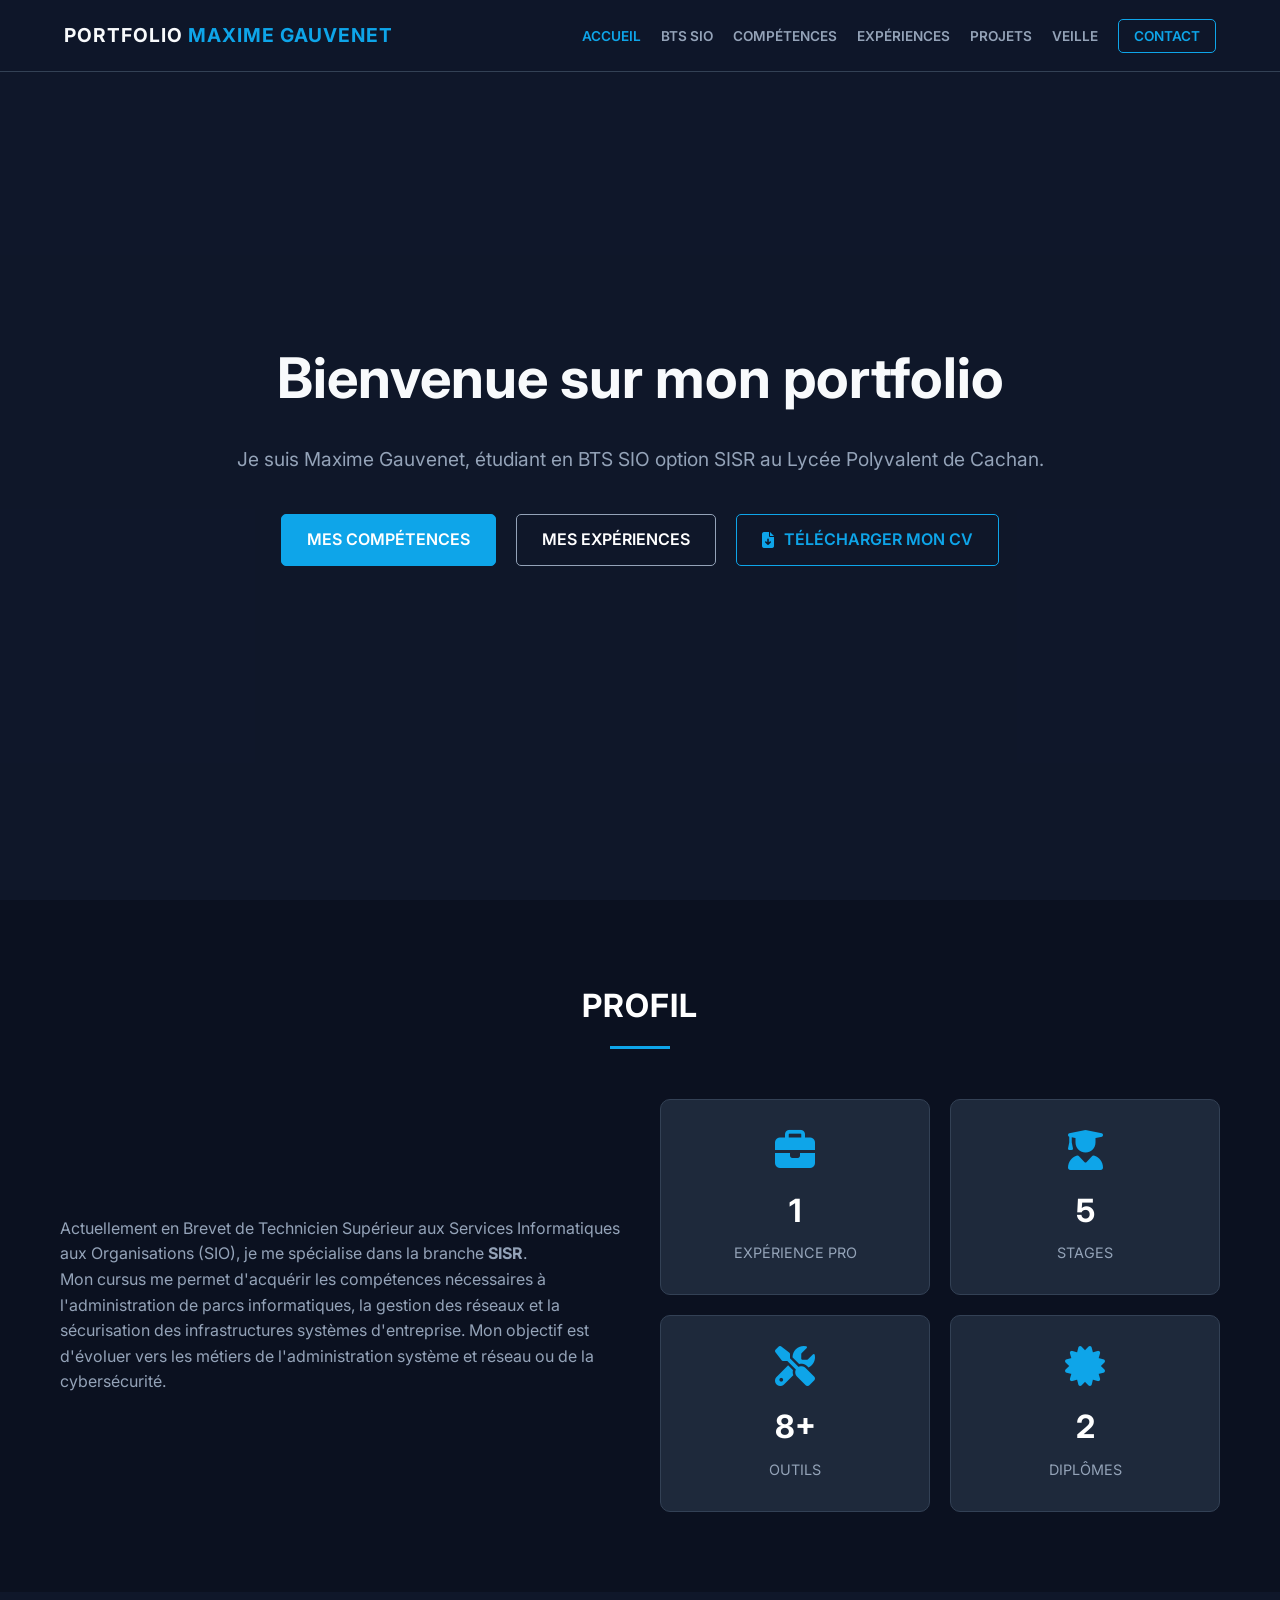
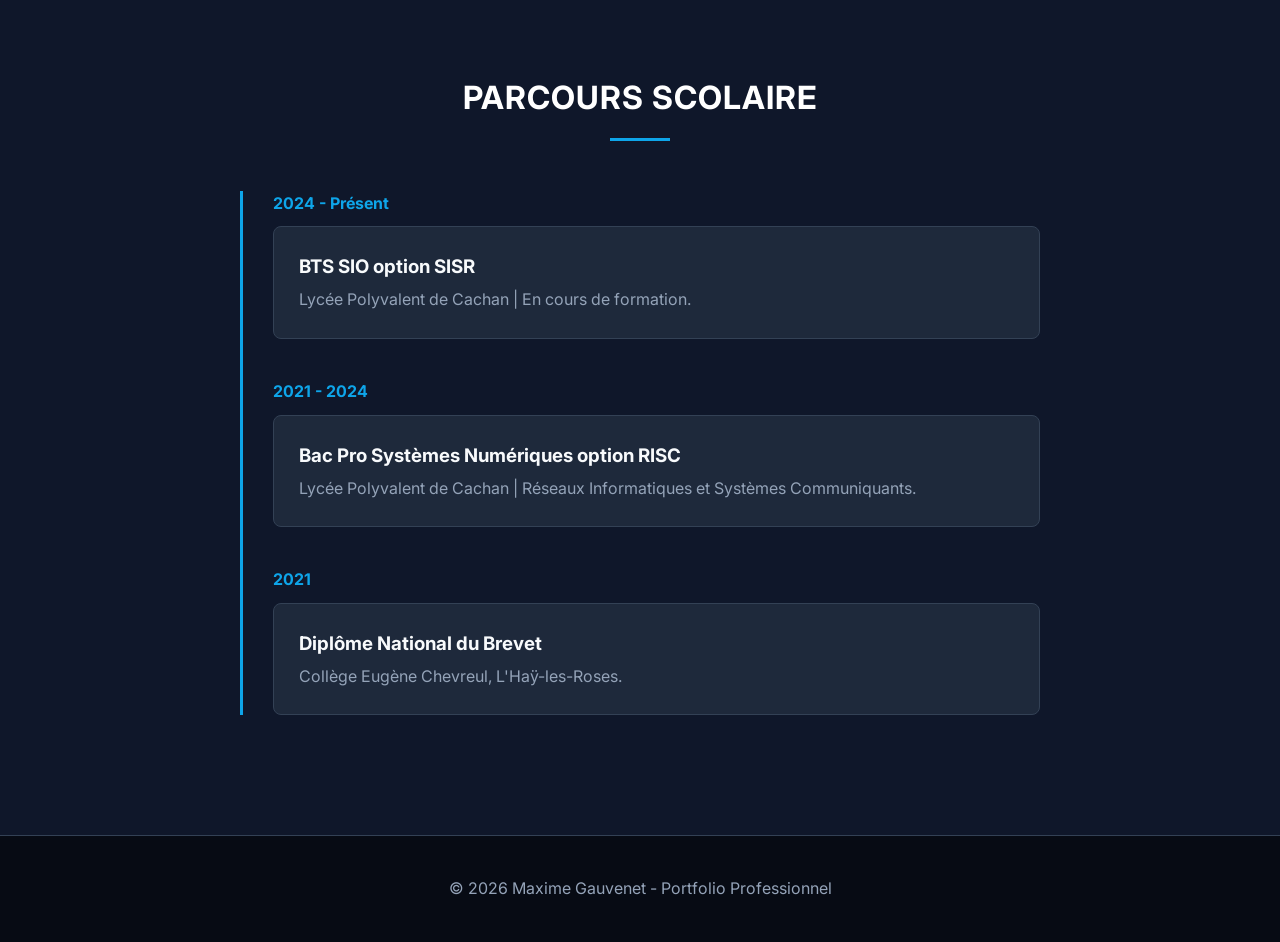
<file: index.html>
<!DOCTYPE html>
<html lang="fr">
<head>
    <meta charset="UTF-8">
    <meta name="viewport" content="width=device-width, initial-scale=1.0">
    <title>Portfolio | Maxime GAUVENET - Accueil</title>
    <link rel="stylesheet" href="style.css">
    <link rel="stylesheet" href="https://cdnjs.cloudflare.com/ajax/libs/font-awesome/6.4.0/css/all.min.css">
</head>
<body>

    <nav class="navbar">
        <div class="logo">Portfolio <span>Maxime GAUVENET</span></div>
        <ul class="nav-links">
            <li><a href="index.html" class="active">ACCUEIL</a></li>
            <li><a href="bts-sio.html">BTS SIO</a></li>
            <li><a href="competences.html">COMPÉTENCES</a></li>
            <li><a href="experiences.html">EXPÉRIENCES</a></li>
            <li><a href="projets.html">PROJETS</a></li>
            <li><a href="veille.html">VEILLE</a></li>
            <li><a href="contact.html" class="btn-nav">CONTACT</a></li>
        </ul>
    </nav>

    <header id="home" class="hero">
        <div class="hero-overlay"></div>
        <div class="hero-content container">
            <h1>Bienvenue sur mon portfolio</h1>
            <p>Je suis Maxime Gauvenet, étudiant en BTS SIO option SISR au Lycée Polyvalent de Cachan.</p>
            <div class="hero-btns">
                <a href="competences.html" class="btn-primary">MES COMPÉTENCES</a>
                <a href="experiences.html" class="btn-secondary">MES EXPÉRIENCES</a>
                <a href="CV_Maxime_Gauvenet.pdf" download class="btn-cv"><i class="fas fa-file-download"></i> TÉLÉCHARGER MON CV</a>
            </div>
        </div>
    </header>

    <section id="about" class="section-padding bg-alt">
        <div class="container">
            <h2 class="section-title">Profil</h2>
            <div class="about-layout">
                <div class="about-text">
                    <p>Actuellement en Brevet de Technicien Supérieur aux Services Informatiques aux Organisations (SIO), je me spécialise dans la branche <strong>SISR</strong>.</p>
                    <p>Mon cursus me permet d'acquérir les compétences nécessaires à l'administration de parcs informatiques, la gestion des réseaux et la sécurisation des infrastructures systèmes d'entreprise. Mon objectif est d'évoluer vers les métiers de l'administration système et réseau ou de la cybersécurité.</p>
                </div>
                <div class="about-stats">
                    <div class="stat-box"><i class="fas fa-briefcase"></i><h3>1</h3><p>Expérience Pro</p></div>
                    <div class="stat-box"><i class="fas fa-user-graduate"></i><h3>5</h3><p>Stages</p></div>
                    <div class="stat-box"><i class="fas fa-tools"></i><h3>8+</h3><p>Outils</p></div>
                    <div class="stat-box"><i class="fas fa-certificate"></i><h3>2</h3><p>Diplômes</p></div>
                </div>
            </div>
        </div>
    </section>

    <section id="parcours" class="section-padding">
        <div class="container">
            <h2 class="section-title">Parcours scolaire</h2>
            <div class="timeline" style="border-left: 3px solid var(--primary); padding-left: 30px; max-width: 800px; margin: auto;">
                <div class="timeline-item" style="margin-bottom: 40px;">
                    <div class="timeline-date" style="color: var(--primary); font-weight: 700; margin-bottom: 10px;">2024 - Présent</div>
                    <div class="timeline-content" style="background: var(--bg-card); padding: 25px; border-radius: 8px; border: 1px solid var(--border);">
                        <h3 style="margin-bottom: 5px;">BTS SIO option SISR</h3>
                        <p style="color: var(--text-muted);">Lycée Polyvalent de Cachan | En cours de formation.</p>
                    </div>
                </div>
                <div class="timeline-item" style="margin-bottom: 40px;">
                    <div class="timeline-date" style="color: var(--primary); font-weight: 700; margin-bottom: 10px;">2021 - 2024</div>
                    <div class="timeline-content" style="background: var(--bg-card); padding: 25px; border-radius: 8px; border: 1px solid var(--border);">
                        <h3 style="margin-bottom: 5px;">Bac Pro Systèmes Numériques option RISC</h3>
                        <p style="color: var(--text-muted);">Lycée Polyvalent de Cachan | Réseaux Informatiques et Systèmes Communiquants.</p>
                    </div>
                </div>
                <div class="timeline-item" style="margin-bottom: 40px;">
                    <div class="timeline-date" style="color: var(--primary); font-weight: 700; margin-bottom: 10px;">2021</div>
                    <div class="timeline-content" style="background: var(--bg-card); padding: 25px; border-radius: 8px; border: 1px solid var(--border);">
                        <h3 style="margin-bottom: 5px;">Diplôme National du Brevet</h3>
                        <p style="color: var(--text-muted);">Collège Eugène Chevreul, L'Haÿ-les-Roses.</p>
                    </div>
                </div>
            </div>
        </div>
    </section>

    <footer><p>&copy; 2026 Maxime Gauvenet - Portfolio Professionnel</p></footer>
</body>
</html>
</file>
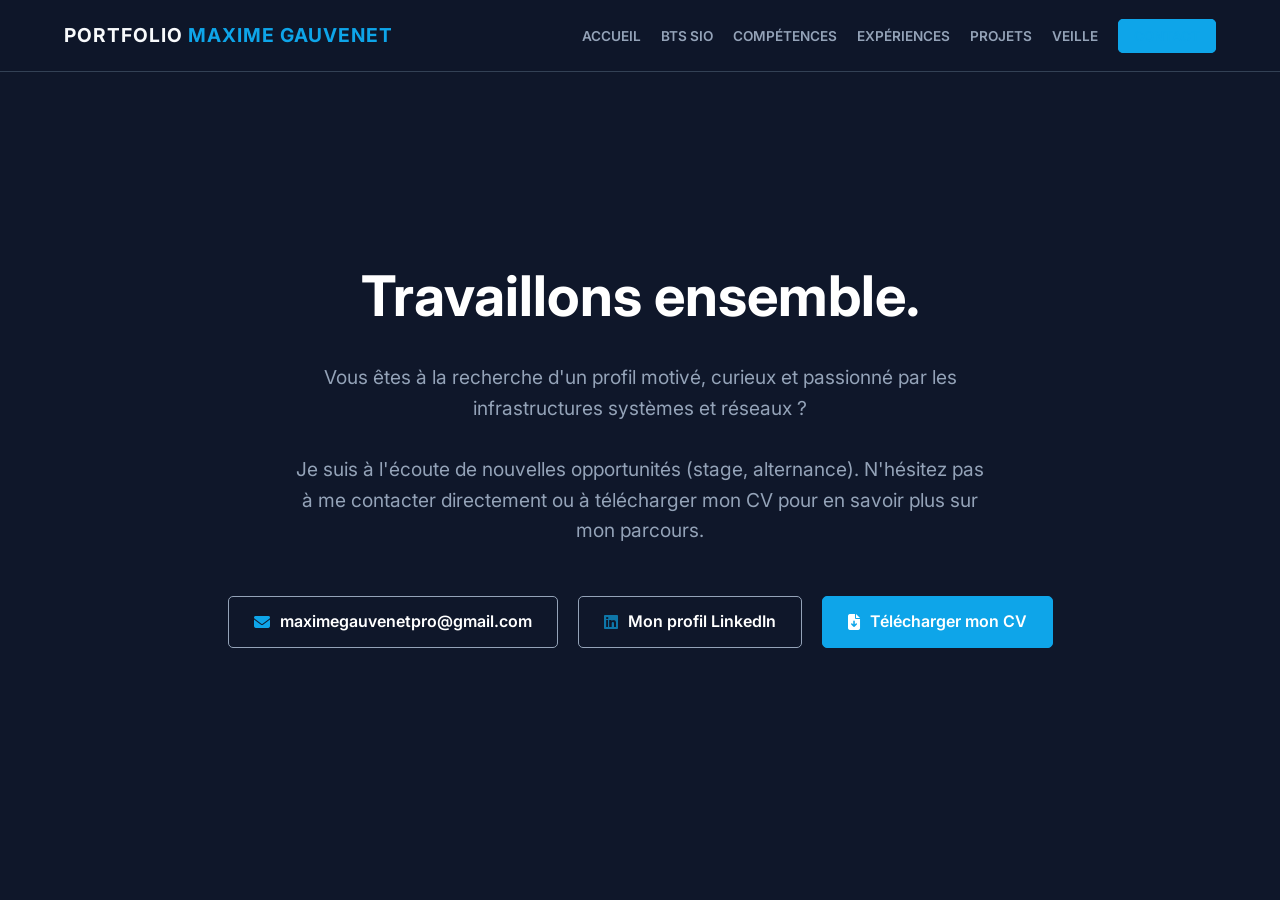
<file: contact.html>
<!DOCTYPE html>
<html lang="fr">
<head>
    <meta charset="UTF-8">
    <meta name="viewport" content="width=device-width, initial-scale=1.0">
    <title>Portfolio | Maxime GAUVENET - Contact</title>
    <link rel="stylesheet" href="style.css">
    <link rel="stylesheet" href="https://cdnjs.cloudflare.com/ajax/libs/font-awesome/6.4.0/css/all.min.css">
</head>
<body>

    <nav class="navbar">
        <div class="logo">Portfolio <span>Maxime GAUVENET</span></div>
        <ul class="nav-links">
            <li><a href="index.html">ACCUEIL</a></li>
            <li><a href="bts-sio.html">BTS SIO</a></li>
            <li><a href="competences.html">COMPÉTENCES</a></li>
            <li><a href="experiences.html">EXPÉRIENCES</a></li>
            <li><a href="projets.html">PROJETS</a></li>
            <li><a href="veille.html">VEILLE</a></li>
            <li><a href="contact.html" class="btn-nav" style="background: var(--primary); color: white;">CONTACT</a></li>
        </ul>
    </nav>

    <section class="page-header bg-dark" style="height: 100vh; display: flex; flex-direction: column; justify-content: center;">
        <div class="container text-center">
            <h1 style="color: white; font-size: 3.5rem;">Travaillons ensemble.</h1>
            
            <p style="color: var(--text-muted); margin-top: 20px; font-size: 1.2rem; max-width: 700px; margin-left: auto; margin-right: auto;">
                Vous êtes à la recherche d'un profil motivé, curieux et passionné par les infrastructures systèmes et réseaux ? 
                <br><br>
                Je suis à l'écoute de nouvelles opportunités (stage, alternance). N'hésitez pas à me contacter directement ou à télécharger mon CV pour en savoir plus sur mon parcours.
            </p>
            
            <div class="contact-links" style="margin-top: 50px; display: flex; justify-content: center; gap: 20px; flex-wrap: wrap;">
                
                <a href="mailto:maximegauvenetpro@gmail.com" class="btn-secondary" style="font-size: 1rem;">
                    <i class="fas fa-envelope" style="color: var(--primary);"></i> maximegauvenetpro@gmail.com
                </a>
                
                <a href="https://www.linkedin.com/in/maxime-gauvenet-votre-id" target="_blank" class="btn-secondary" style="font-size: 1rem;">
                    <i class="fab fa-linkedin" style="color: #0e76a8;"></i> Mon profil LinkedIn
                </a>
                
                <a href="CV_Maxime_Gauvenet.pdf" class="btn-primary" download style="font-size: 1rem;">
                    <i class="fas fa-file-download"></i> Télécharger mon CV
                </a>
                
            </div>
        </div>
    </section>

</body>
</html>
</file>
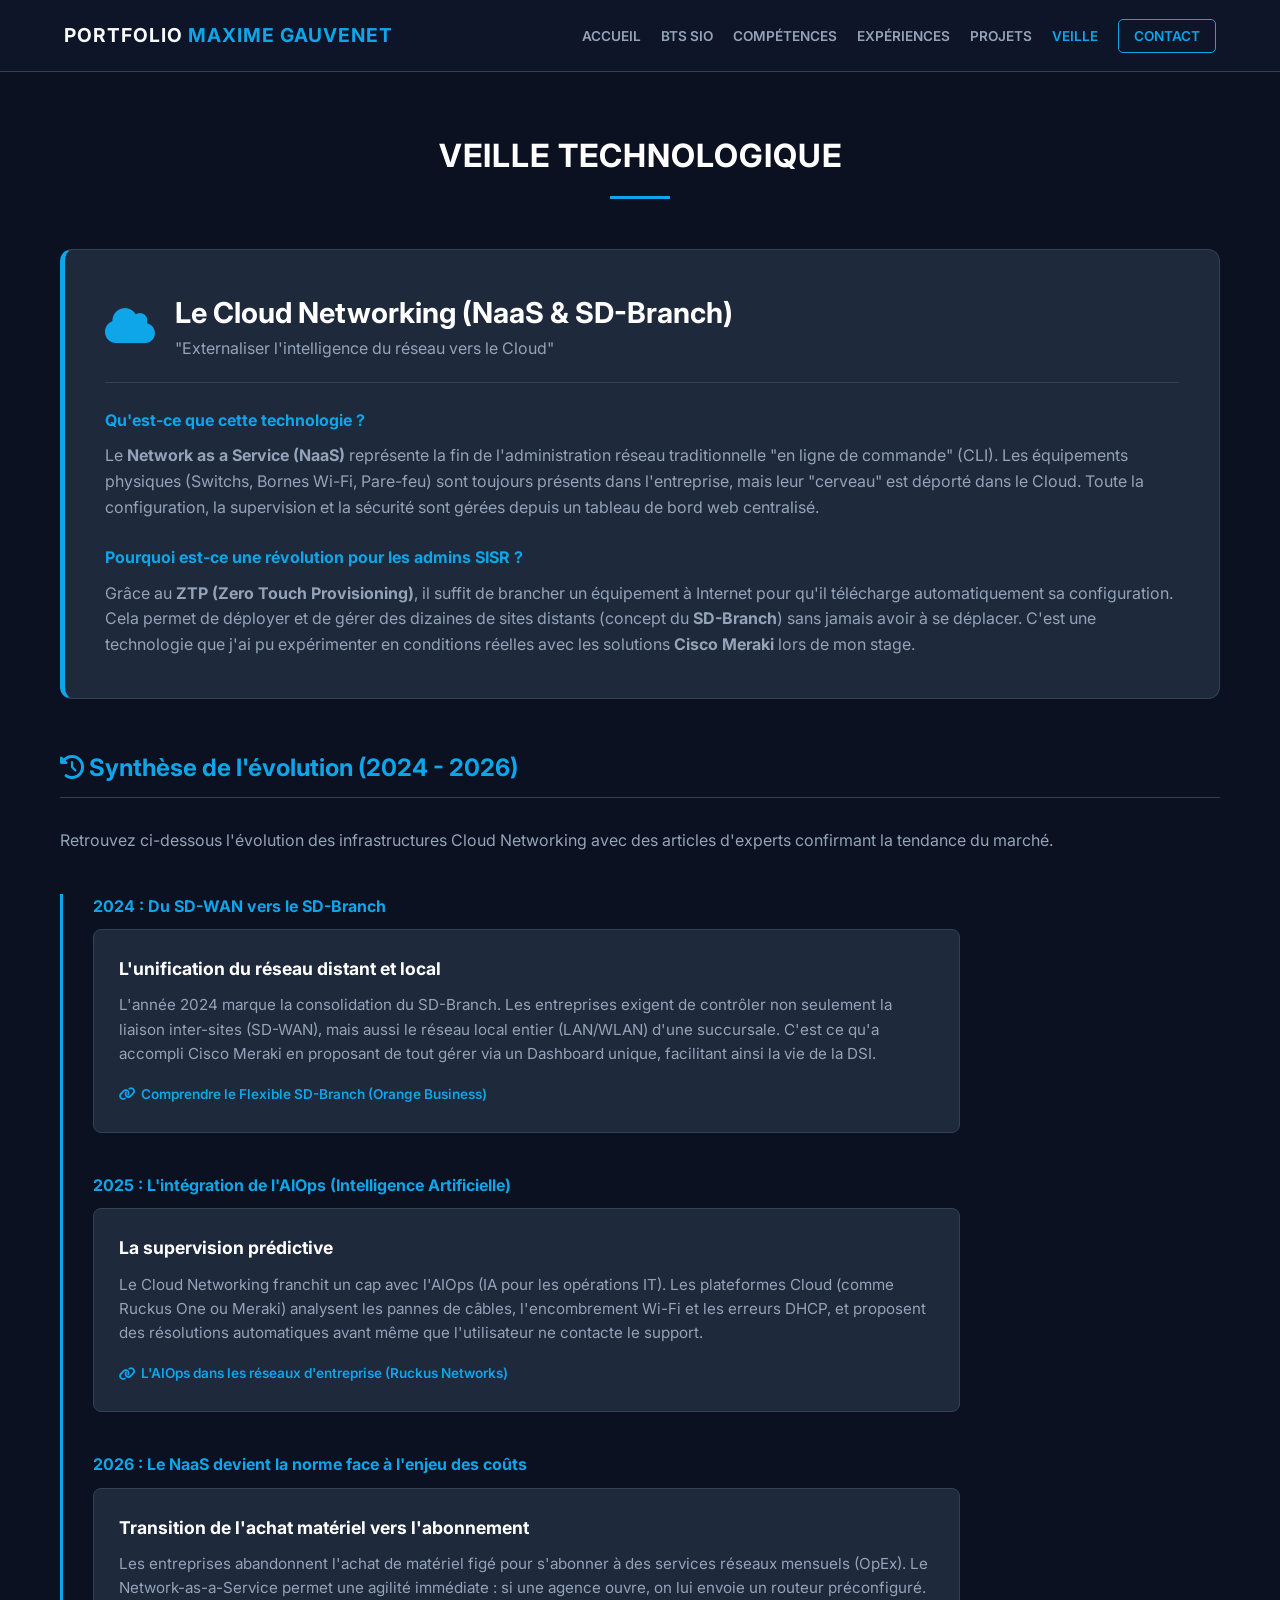
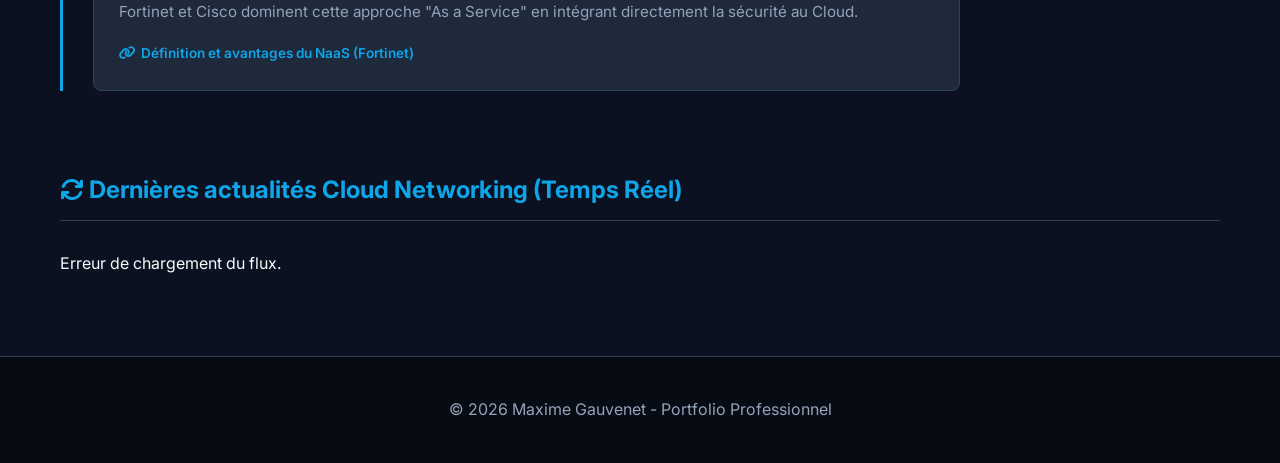
<file: veille.html>
<!DOCTYPE html>
<html lang="fr">
<head>
    <meta charset="UTF-8">
    <meta name="viewport" content="width=device-width, initial-scale=1.0">
    <title>Portfolio | Maxime GAUVENET - Veille</title>
    <link rel="stylesheet" href="style.css">
    <link rel="stylesheet" href="https://cdnjs.cloudflare.com/ajax/libs/font-awesome/6.4.0/css/all.min.css">
</head>
<body class="bg-alt">
    <nav class="navbar">
        <div class="logo">Portfolio <span>Maxime GAUVENET</span></div>
        <ul class="nav-links">
            <li><a href="index.html">ACCUEIL</a></li>
            <li><a href="bts-sio.html">BTS SIO</a></li>
            <li><a href="competences.html">COMPÉTENCES</a></li>
            <li><a href="experiences.html">EXPÉRIENCES</a></li>
            <li><a href="projets.html">PROJETS</a></li>
            <li><a href="veille.html" class="active">VEILLE</a></li>
            <li><a href="contact.html" class="btn-nav">CONTACT</a></li>
        </ul>
    </nav>

    <section class="section-padding" style="margin-top: 50px;">
        <div class="container">
            <h2 class="section-title">Veille Technologique</h2>
            
            <div class="veille-intro">
                <div style="display: flex; align-items: center; gap: 20px; border-bottom: 1px solid var(--border); padding-bottom: 20px; margin-bottom: 20px;">
                    <i class="fas fa-cloud" style="font-size: 2.5rem; color: var(--primary);"></i>
                    <div>
                        <h3 style="font-size: 1.8rem; color: white;">Le Cloud Networking (NaaS & SD-Branch)</h3>
                        <p style="color: var(--text-muted);">"Externaliser l'intelligence du réseau vers le Cloud"</p>
                    </div>
                </div>
                
                <div class="veille-text-block">
                    <h4>Qu'est-ce que cette technologie ?</h4>
                    <p>Le <strong>Network as a Service (NaaS)</strong> représente la fin de l'administration réseau traditionnelle "en ligne de commande" (CLI). Les équipements physiques (Switchs, Bornes Wi-Fi, Pare-feu) sont toujours présents dans l'entreprise, mais leur "cerveau" est déporté dans le Cloud. Toute la configuration, la supervision et la sécurité sont gérées depuis un tableau de bord web centralisé.</p>
                </div>

                <div class="veille-text-block">
                    <h4>Pourquoi est-ce une révolution pour les admins SISR ?</h4>
                    <p>Grâce au <strong>ZTP (Zero Touch Provisioning)</strong>, il suffit de brancher un équipement à Internet pour qu'il télécharge automatiquement sa configuration. Cela permet de déployer et de gérer des dizaines de sites distants (concept du <strong>SD-Branch</strong>) sans jamais avoir à se déplacer. C'est une technologie que j'ai pu expérimenter en conditions réelles avec les solutions <strong>Cisco Meraki</strong> lors de mon stage.</p>
                </div>
            </div>

            <h3 class="sub-section-title" style="margin-top: 50px;"><i class="fas fa-history"></i> Synthèse de l'évolution (2024 - 2026)</h3>
            <p style="color: var(--text-muted); margin-bottom: 40px;">Retrouvez ci-dessous l'évolution des infrastructures Cloud Networking avec des articles d'experts confirmant la tendance du marché.</p>
            
            <div class="timeline" style="border-left: 3px solid var(--primary); padding-left: 30px; margin-bottom: 80px; max-width: 900px;">
                
                <div class="timeline-item" style="margin-bottom: 40px;">
                    <div class="timeline-date" style="color: var(--primary); font-weight: 700; margin-bottom: 10px;">2024 : Du SD-WAN vers le SD-Branch</div>
                    <div class="timeline-content" style="background: var(--bg-card); padding: 25px; border-radius: 8px; border: 1px solid var(--border);">
                        <h4 style="color: white; margin-bottom: 10px; font-size: 1.1rem;">L'unification du réseau distant et local</h4>
                        <p style="color: var(--text-muted); margin-bottom: 15px; font-size: 0.95rem;">L'année 2024 marque la consolidation du SD-Branch. Les entreprises exigent de contrôler non seulement la liaison inter-sites (SD-WAN), mais aussi le réseau local entier (LAN/WLAN) d'une succursale. C'est ce qu'a accompli Cisco Meraki en proposant de tout gérer via un Dashboard unique, facilitant ainsi la vie de la DSI.</p>
                        <a href="https://www.orange-business.com/fr/solutions/internet-reseaux/flexible-sd-branch" target="_blank" class="article-link" style="font-size: 0.85rem;"><i class="fas fa-link"></i> Comprendre le Flexible SD-Branch (Orange Business)</a>
                    </div>
                </div>

                <div class="timeline-item" style="margin-bottom: 40px;">
                    <div class="timeline-date" style="color: var(--primary); font-weight: 700; margin-bottom: 10px;">2025 : L'intégration de l'AIOps (Intelligence Artificielle)</div>
                    <div class="timeline-content" style="background: var(--bg-card); padding: 25px; border-radius: 8px; border: 1px solid var(--border);">
                        <h4 style="color: white; margin-bottom: 10px; font-size: 1.1rem;">La supervision prédictive</h4>
                        <p style="color: var(--text-muted); margin-bottom: 15px; font-size: 0.95rem;">Le Cloud Networking franchit un cap avec l'AIOps (IA pour les opérations IT). Les plateformes Cloud (comme Ruckus One ou Meraki) analysent les pannes de câbles, l'encombrement Wi-Fi et les erreurs DHCP, et proposent des résolutions automatiques avant même que l'utilisateur ne contacte le support.</p>
                        <a href="https://fr.ruckusnetworks.com/technologies/artificial-intelligence-ai/aiops/" target="_blank" class="article-link" style="font-size: 0.85rem;"><i class="fas fa-link"></i> L'AIOps dans les réseaux d'entreprise (Ruckus Networks)</a>
                    </div>
                </div>

                <div class="timeline-item" style="margin-bottom: 40px;">
                    <div class="timeline-date" style="color: var(--primary); font-weight: 700; margin-bottom: 10px;">2026 : Le NaaS devient la norme face à l'enjeu des coûts</div>
                    <div class="timeline-content" style="background: var(--bg-card); padding: 25px; border-radius: 8px; border: 1px solid var(--border);">
                        <h4 style="color: white; margin-bottom: 10px; font-size: 1.1rem;">Transition de l'achat matériel vers l'abonnement</h4>
                        <p style="color: var(--text-muted); margin-bottom: 15px; font-size: 0.95rem;">Les entreprises abandonnent l'achat de matériel figé pour s'abonner à des services réseaux mensuels (OpEx). Le Network-as-a-Service permet une agilité immédiate : si une agence ouvre, on lui envoie un routeur préconfiguré. Fortinet et Cisco dominent cette approche "As a Service" en intégrant directement la sécurité au Cloud.</p>
                        <a href="https://www.fortinet.com/fr/resources/cyberglossary/network-as-a-service" target="_blank" class="article-link" style="font-size: 0.85rem;"><i class="fas fa-link"></i> Définition et avantages du NaaS (Fortinet)</a>
                    </div>
                </div>

            </div>

            <h3 class="sub-section-title"><i class="fas fa-sync fa-spin"></i> Dernières actualités Cloud Networking (Temps Réel)</h3>
            <div id="flux-rss-container" class="veille-articles-grid">
                <p style="color: var(--text-muted);">Recherche des derniers articles sur Google News...</p>
            </div>
            
        </div>
    </section>

    <script>
        // Requête Google News ultra-ciblée: "Cloud Networking" OR "Cisco Meraki" OR "Network as a Service" OR "SD-Branch"
        const rssUrl = "https://api.rss2json.com/v1/api.json?rss_url=https%3A%2F%2Fnews.google.com%2Frss%2Fsearch%3Fq%3D%2522Cloud%2BNetworking%2522%2BOR%2B%2522Cisco%2BMeraki%2522%2BOR%2B%2522Network%2Bas%2Ba%2BService%2522%2BOR%2B%2522SD-Branch%2522%26hl%3Dfr%26gl%3DFR%26ceid%3DFR%3Afr";
        
        fetch(rssUrl)
            .then(response => response.json())
            .then(data => {
                const container = document.getElementById('flux-rss-container');
                container.innerHTML = ''; 
                
                // Filtre de sécurité supplémentaire pour enlever les faux positifs sur des noms de personnes
                let articlesValides = data.items.filter(item => 
                    !item.title.toLowerCase().includes('people') && 
                    !item.title.toLowerCase().includes('meurtre')
                );

                articlesValides.slice(0, 6).forEach(item => {
                    const dateObj = new Date(item.pubDate);
                    const dateFR = dateObj.toLocaleDateString('fr-FR', { year: 'numeric', month: 'long', day: 'numeric' });
                    
                    const articleHTML = `
                        <div class="veille-article-card">
                            <span class="article-date">${dateFR}</span>
                            <h4>${item.title.split(' - ')[0]}</h4>
                            <p class="article-source"><i class="fas fa-globe"></i> ${item.source || 'Presse Tech'}</p>
                            <a href="${item.link}" target="_blank" class="article-link">Lire l'article &rarr;</a>
                        </div>
                    `;
                    container.innerHTML += articleHTML;
                });
            })
            .catch(error => {
                document.getElementById('flux-rss-container').innerHTML = "<p>Erreur de chargement du flux.</p>";
            });
    </script>

    <footer><p>&copy; 2026 Maxime Gauvenet - Portfolio Professionnel</p></footer>
</body>
</html>
</file>
<file: style.css>
@import url('https://fonts.googleapis.com/css2?family=Inter:wght@300;400;500;600;700&display=swap');

:root {
    --primary: #0ea5e9; /* Bleu cyan moderne */
    --primary-hover: #0284c7;
    --bg-dark: #0f172a; /* Fond principal très sombre */
    --bg-card: #1e293b; /* Fond des cartes un peu plus clair */
    --text-main: #f8fafc; /* Texte blanc cassé */
    --text-muted: #94a3b8; /* Texte gris clair */
    --border: #334155;
}

* { margin: 0; padding: 0; box-sizing: border-box; scroll-behavior: smooth; font-family: 'Inter', sans-serif; }

body { background-color: var(--bg-dark); color: var(--text-main); line-height: 1.6; }

.container { max-width: 1200px; margin: auto; padding: 0 20px; }
.section-padding { padding: 80px 0; }
.text-center { text-align: center; }
.bg-alt { background-color: #0b1120; } /* Variante de fond */

/* NAVBAR SOMBRE */
.navbar { position: fixed; top: 0; width: 100%; display: flex; justify-content: space-between; padding: 20px 5%; background: rgba(15, 23, 42, 0.95); backdrop-filter: blur(10px); z-index: 1000; border-bottom: 1px solid var(--border); }
.logo { font-weight: 700; text-transform: uppercase; font-size: 1.2rem; letter-spacing: 1px; }
.logo span { color: var(--primary); }
.nav-links { display: flex; gap: 20px; list-style: none; align-items: center; }
.nav-links a { font-size: 0.85rem; font-weight: 600; text-decoration: none; color: var(--text-muted); text-transform: uppercase; transition: 0.3s; }
.nav-links a:hover, .nav-links a.active { color: var(--primary); }
.btn-nav { border: 1px solid var(--primary); padding: 8px 15px; border-radius: 5px; color: var(--primary) !important; }
.btn-nav:hover { background: var(--primary); color: white !important; }

/* HERO / ACCUEIL */
.hero { height: 100vh; position: relative; background: url('https://images.unsplash.com/photo-1550751827-4bd374c3f58b?auto=format&fit=crop&w=1920&q=80') center/cover fixed; display: flex; align-items: center; justify-content: center; text-align: center; }
.hero-overlay { position: absolute; top: 0; left: 0; width: 100%; height: 100%; background: rgba(15, 23, 42, 0.8); }
.hero-content { position: relative; z-index: 1; }
.hero h1 { font-size: 3.5rem; margin-bottom: 20px; font-weight: 700; }
.hero p { font-size: 1.2rem; color: var(--text-muted); margin-bottom: 40px; }
.hero-btns { display: flex; gap: 20px; justify-content: center; flex-wrap: wrap; }
.btn-primary, .btn-secondary, .btn-cv { padding: 12px 25px; border-radius: 5px; font-weight: 600; text-decoration: none; transition: 0.3s; display: inline-flex; align-items: center; gap: 10px; }
.btn-primary { background: var(--primary); color: white; border: 1px solid var(--primary); }
.btn-primary:hover { background: var(--primary-hover); }
.btn-secondary { background: transparent; color: white; border: 1px solid var(--text-muted); }
.btn-secondary:hover { border-color: white; }
.btn-cv { background: transparent; color: var(--primary); border: 1px solid var(--primary); }
.btn-cv:hover { background: rgba(14, 165, 233, 0.1); }

/* TITRES DE SECTIONS */
.section-title { font-size: 2rem; margin-bottom: 50px; text-transform: uppercase; letter-spacing: 1px; color: white; text-align: center; }
.section-title::after { content: ''; display: block; width: 60px; height: 3px; background: var(--primary); margin: 15px auto 0; }
.sub-section-title { font-size: 1.5rem; color: var(--primary); margin-bottom: 30px; border-bottom: 1px solid var(--border); padding-bottom: 10px; }

/* À PROPOS (Stats) */
.about-layout { display: flex; gap: 40px; align-items: center; flex-wrap: wrap; }
.about-text { flex: 1; min-width: 300px; color: var(--text-muted); }
.about-stats { flex: 1; min-width: 300px; display: grid; grid-template-columns: repeat(2, 1fr); gap: 20px; }
.stat-box { background: var(--bg-card); padding: 30px 20px; border-radius: 10px; text-align: center; border: 1px solid var(--border); }
.stat-box i { font-size: 2.5rem; color: var(--primary); margin-bottom: 15px; }
.stat-box h3 { font-size: 2rem; margin: 0; color: white; }
.stat-box p { font-size: 0.9rem; color: var(--text-muted); text-transform: uppercase; margin-top: 5px; }

/* BTS SIO - INSPIRATION MAMADOU */
.formation-blocks { display: grid; grid-template-columns: repeat(auto-fit, minmax(350px, 1fr)); gap: 30px; margin-bottom: 60px; }
.formation-block { background: var(--bg-card); padding: 30px; border-radius: 12px; border: 1px solid var(--border); }
.formation-block h3 { color: white; margin-bottom: 20px; display: flex; align-items: center; gap: 10px; font-size: 1.2rem; }
.formation-block ul { list-style: none; padding-left: 0; color: var(--text-muted); }
.formation-block li { margin-bottom: 12px; font-size: 0.95rem; }
.formation-block li::before { content: '•'; color: var(--primary); font-weight: bold; display: inline-block; width: 1em; }

/* COMPÉTENCES */
.skills-grid { display: grid; grid-template-columns: repeat(3, 1fr); gap: 30px; margin-top: 30px; }
.skill-card { background: var(--bg-card); padding: 40px 20px; border-radius: 12px; text-align: center; border: 1px solid var(--border); transition: 0.3s; }
.skill-card:hover { border-color: var(--primary); transform: translateY(-5px); }
.skill-card i { font-size: 50px; margin-bottom: 20px; color: white; }
.skill-card img { width: 50px; height: 50px; object-fit: contain; margin-bottom: 20px; }
.skill-card span { display: block; font-weight: 600; color: white; font-size: 1.1rem; }

/* EXPÉRIENCES - NOUVEAU LAYOUT DES TACHES */
.experience-list { display: flex; flex-direction: column; gap: 40px; }
.experience-card { background: var(--bg-card); border-radius: 12px; padding: 30px; border: 1px solid var(--border); }
.exp-header { display: flex; align-items: center; gap: 20px; margin-bottom: 20px; }
.exp-logo { width: 60px; height: 60px; object-fit: contain; background: white; padding: 5px; border-radius: 8px; }
.exp-title h4 { font-size: 1.3rem; color: white; margin-bottom: 5px; }
.exp-date { font-size: 0.9rem; color: var(--primary); font-weight: 600; }
.job-meta { display: flex; justify-content: space-between; margin-bottom: 30px; padding-bottom: 15px; border-bottom: 1px solid var(--border); }
.job-meta a { color: var(--primary); text-decoration: none; }

/* NOUVEAU : Tâches en mode colonne (Texte en haut, Image non-zoomée en bas) */
.activity-list { display: grid; grid-template-columns: 1fr; gap: 30px; }
.activity-item { background: rgba(0,0,0,0.2); padding: 20px; border-radius: 10px; border: 1px solid var(--border); }
.activity-item p { margin-bottom: 20px; font-size: 1rem; color: #cbd5e1; }
/* object-fit: contain et un fond sombre empêche le zoom/découpage de tes photos de PC ! */
.activity-item img, .gallery-grid img { width: 100%; max-height: 400px; object-fit: contain; background: #000; border-radius: 8px; }

.gallery-grid { display: grid; grid-template-columns: repeat(auto-fit, minmax(250px, 1fr)); gap: 20px; }
.tools-grid { display: flex; gap: 20px; flex-wrap: wrap; }
.tool-card { background: rgba(0,0,0,0.2); padding: 15px; border-radius: 8px; text-align: center; border: 1px solid var(--border); width: 150px; }
.tool-card img { width: 50px; height: 50px; object-fit: contain; margin-bottom: 10px; border-radius: 4px; }

/* PROJETS (STYLE MAMADOU) */
.projets-grid { display: grid; grid-template-columns: repeat(auto-fit, minmax(350px, 1fr)); gap: 30px; }
.projet-card { background: var(--bg-card); border-radius: 12px; overflow: hidden; border: 1px solid var(--border); display: flex; flex-direction: column; }
.projet-card img { width: 100%; height: 220px; object-fit: cover; border-bottom: 1px solid var(--border); }
.projet-card-content { padding: 25px; display: flex; flex-direction: column; flex-grow: 1; }
.projet-card h3 { color: white; margin-bottom: 15px; font-size: 1.2rem; }
.projet-card p { color: var(--text-muted); font-size: 0.95rem; margin-bottom: 25px; flex-grow: 1; }
.btn-details { width: 100%; background: transparent; border: 1px solid var(--primary); color: var(--primary); padding: 12px; border-radius: 6px; cursor: pointer; transition: 0.3s; font-weight: 600; }
.btn-details:hover { background: var(--primary); color: white; }

/* MODALES DES PROJETS */
.modal-overlay { display: none; position: fixed; top: 0; left: 0; width: 100%; height: 100%; background: rgba(0,0,0,0.85); z-index: 2000; align-items: center; justify-content: center; backdrop-filter: blur(5px); }
.modal-content { background: var(--bg-card); width: 90%; max-width: 900px; max-height: 90vh; padding: 40px; border-radius: 12px; border: 1px solid var(--border); position: relative; overflow-y: auto; color: var(--text-main); }
.close-btn { position: absolute; top: 15px; right: 25px; font-size: 2rem; color: var(--text-muted); cursor: pointer; }
.close-btn:hover { color: white; }
.modal-gallery { display: flex; gap: 15px; overflow-x: auto; padding-bottom: 15px; margin: 25px 0; }
.modal-gallery img { height: 250px; border-radius: 8px; object-fit: cover; border: 1px solid var(--border); }
.modal-content ul { padding-left: 20px; color: var(--text-muted); margin-bottom: 20px; }
.modal-content li { margin-bottom: 10px; }

/* VEILLE TECHNOLOGIQUE */
.veille-intro { background: var(--bg-card); padding: 40px; border-radius: 12px; border: 1px solid var(--border); border-left: 5px solid var(--primary); margin-bottom: 50px; }
.veille-header h3 { font-size: 1.8rem; color: white; }
.veille-text-block h4 { color: var(--primary); margin-top: 25px; margin-bottom: 10px; }
.veille-text-block p, .veille-text-block li { color: var(--text-muted); }
.veille-articles-grid { display: grid; grid-template-columns: repeat(auto-fit, minmax(300px, 1fr)); gap: 20px; }
.veille-article-card { background: var(--bg-card); padding: 25px; border-radius: 10px; border: 1px solid var(--border); display: flex; flex-direction: column; }
.article-date { background: rgba(14, 165, 233, 0.1); color: var(--primary); padding: 5px 12px; border-radius: 20px; font-size: 0.8rem; font-weight: 600; align-self: flex-start; margin-bottom: 15px; }
.veille-article-card h4 { color: white; margin-bottom: 10px; font-size: 1.1rem; }
.article-source { color: var(--text-muted); font-size: 0.85rem; margin-bottom: 15px; }
.article-link { color: var(--primary); text-decoration: none; font-weight: 600; display: inline-flex; align-items: center; gap: 5px; margin-top: auto; }

footer { background: #070b14; padding: 40px; text-align: center; color: var(--text-muted); border-top: 1px solid var(--border); }

/* --- VISIONNEUSE D'IMAGES (LIGHTBOX) --- */
.modal-gallery img {
    cursor: zoom-in; /* Montre à l'utilisateur qu'il peut cliquer */
    transition: transform 0.2s, border-color 0.2s;
}

.modal-gallery img:hover {
    transform: scale(1.02);
    border-color: var(--primary);
}

.lightbox-overlay {
    display: none; /* Caché par défaut */
    position: fixed;
    z-index: 9999; /* Au-dessus de tout le reste */
    top: 0;
    left: 0;
    width: 100%;
    height: 100%;
    background-color: rgba(0, 0, 0, 0.95);
    align-items: center;
    justify-content: center;
}

#lightbox-img {
    max-width: 90%;
    max-height: 90vh;
    border-radius: 8px;
    box-shadow: 0 4px 20px rgba(0, 0, 0, 0.5);
    object-fit: contain;
}

.lightbox-close {
    position: absolute;
    top: 20px;
    right: 40px;
    color: white;
    font-size: 3.5rem;
    font-weight: bold;
    cursor: pointer;
    transition: 0.3s;
    line-height: 1;
}

.lightbox-close:hover {
    color: var(--primary);
}

.lightbox-nav {
    position: absolute;
    top: 50%;
    transform: translateY(-50%);
    color: white;
    font-size: 3rem;
    font-weight: bold;
    cursor: pointer;
    padding: 20px;
    user-select: none;
    transition: 0.3s;
}

.lightbox-nav:hover {
    color: var(--primary);
}

.lightbox-nav.prev {
    left: 20px;
}

.lightbox-nav.next {
    right: 20px;
}
</file>
